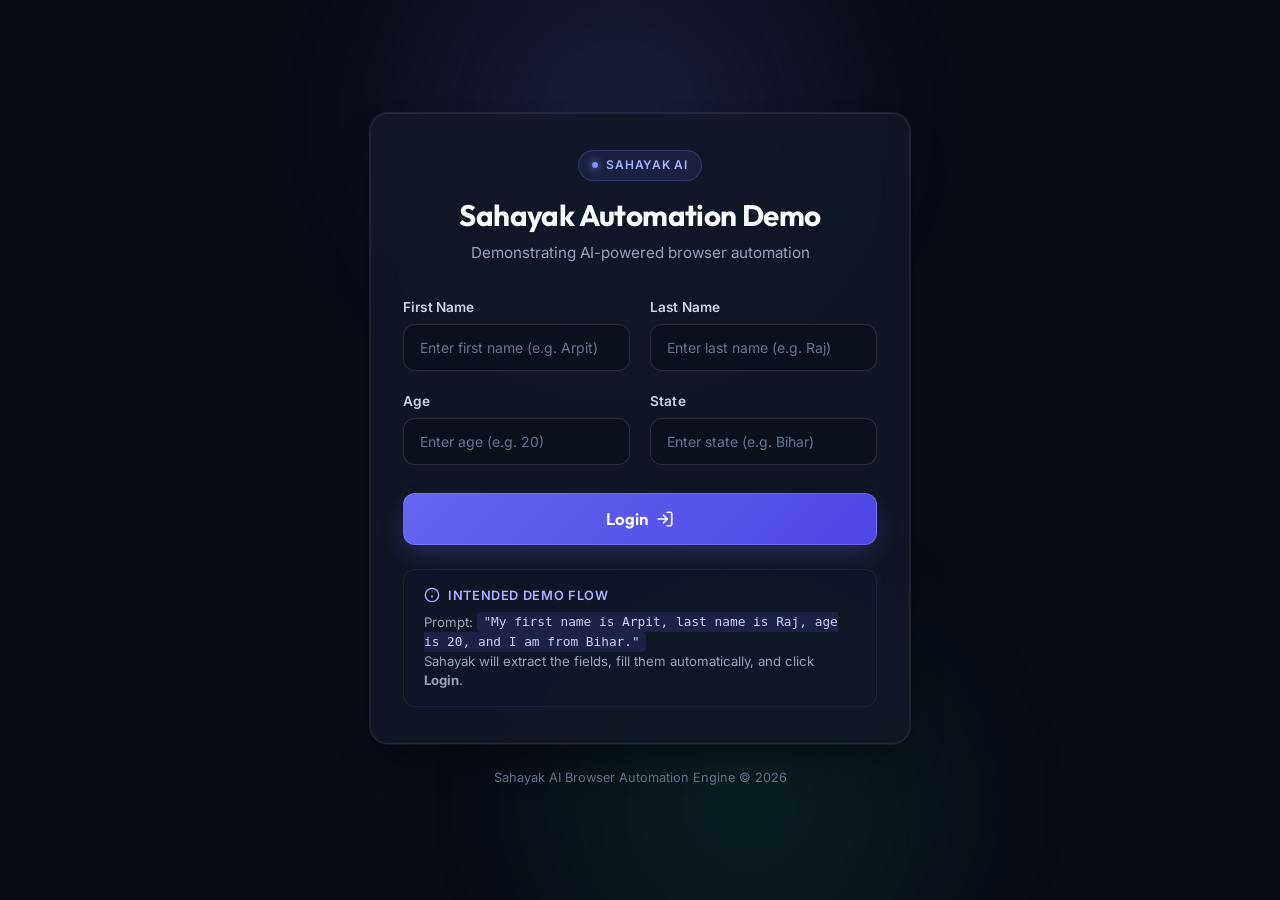
<file: demo/index.html>
<!DOCTYPE html>
<html lang="en">
<head>
  <meta charset="UTF-8">
  <meta name="viewport" content="width=device-width, initial-scale=1.0">
  <title>Sahayak Automation Demo</title>
  <meta name="description" content="A simple and clean demo website for showcasing Sahayak AI browser automation capabilities.">
  <link rel="stylesheet" href="style.css">
</head>
<body>
  <main class="app-container">
    <div class="card">
      <!-- Header -->
      <header class="header-section">
        <div class="brand-badge">
          <span class="pulse-dot"></span>
          <span>Sahayak AI</span>
        </div>
        <h1 class="main-title">Sahayak Automation Demo</h1>
        <p class="subtitle">Demonstrating AI-powered browser automation</p>
      </header>

      <!-- Registration / Login Form -->
      <form id="demo-form" action="success.html" method="GET" novalidate>
        <div class="form-grid">
          <!-- First Name -->
          <div class="form-group">
            <label for="first-name">First Name</label>
            <div class="input-wrapper">
              <input 
                type="text" 
                id="first-name" 
                name="firstName" 
                placeholder="Enter first name (e.g. Arpit)" 
                autocomplete="given-name" 
                required
              >
            </div>
            <span class="error-text" id="first-name-error">First name is required</span>
          </div>

          <!-- Last Name -->
          <div class="form-group">
            <label for="last-name">Last Name</label>
            <div class="input-wrapper">
              <input 
                type="text" 
                id="last-name" 
                name="lastName" 
                placeholder="Enter last name (e.g. Raj)" 
                autocomplete="family-name" 
                required
              >
            </div>
            <span class="error-text" id="last-name-error">Last name is required</span>
          </div>

          <!-- Age -->
          <div class="form-group">
            <label for="age">Age</label>
            <div class="input-wrapper">
              <input 
                type="number" 
                id="age" 
                name="age" 
                placeholder="Enter age (e.g. 20)" 
                min="1" 
                max="120" 
                autocomplete="off" 
                required
              >
            </div>
            <span class="error-text" id="age-error">Please enter a valid age</span>
          </div>

          <!-- State -->
          <div class="form-group">
            <label for="state">State</label>
            <div class="input-wrapper">
              <input 
                type="text" 
                id="state" 
                name="state" 
                placeholder="Enter state (e.g. Bihar)" 
                autocomplete="address-level1" 
                required
              >
            </div>
            <span class="error-text" id="state-error">State is required</span>
          </div>
        </div>

        <!-- Submit Button -->
        <div class="button-container">
          <button type="submit" id="login-button" class="btn-primary">
            <span>Login</span>
            <svg width="18" height="18" viewBox="0 0 24 24" fill="none" stroke="currentColor" stroke-width="2.2" stroke-linecap="round" stroke-linejoin="round">
              <path d="M15 3h4a2 2 0 0 1 2 2v14a2 2 0 0 1-2 2h-4"></path>
              <polyline points="10 17 15 12 10 7"></polyline>
              <line x1="15" y1="12" x2="3" y2="12"></line>
            </svg>
          </button>
        </div>
      </form>

      <!-- Live Automation Flow Guidance Helper -->
      <aside class="demo-info-card" aria-label="Demo instructions">
        <div class="demo-info-header">
          <svg width="16" height="16" viewBox="0 0 24 24" fill="none" stroke="currentColor" stroke-width="2">
            <circle cx="12" cy="12" r="10"></circle>
            <line x1="12" y1="16" x2="12" y2="12"></line>
            <line x1="12" y1="8" x2="12.01" y2="8"></line>
          </svg>
          <span>Intended Demo Flow</span>
        </div>
        <p class="demo-info-body">
          Prompt: <code>"My first name is Arpit, last name is Raj, age is 20, and I am from Bihar."</code>
          <br>
          Sahayak will extract the fields, fill them automatically, and click <strong>Login</strong>.
        </p>
      </aside>
    </div>

    <footer class="footer-text">
      Sahayak AI Browser Automation Engine &copy; 2026
    </footer>
  </main>

  <script src="script.js"></script>
</body>
</html>
</file>
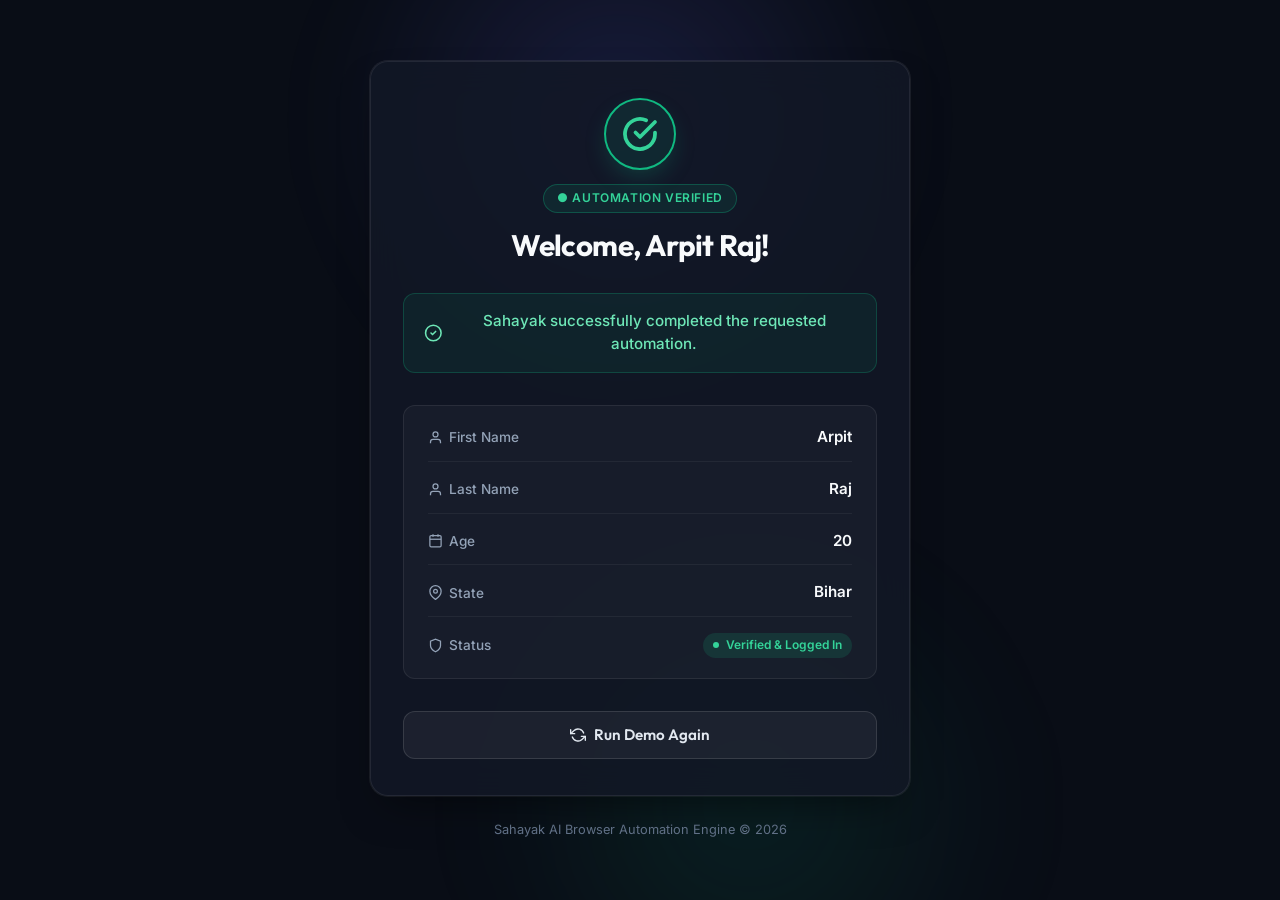
<file: demo/success.html>
<!DOCTYPE html>
<html lang="en">

<head>
  <meta charset="UTF-8">
  <meta name="viewport" content="width=device-width, initial-scale=1.0">
  <title>Sahayak Automation Success</title>
  <meta name="description" content="Success dashboard verifying completion of Sahayak AI browser automation.">
  <link rel="stylesheet" href="style.css">
</head>

<body>
  <main class="app-container" id="success-dashboard">
    <div class="card">
      <!-- Success Hero Banner -->
      <header class="success-hero">
        <div class="success-icon-wrapper" aria-hidden="true">
          <svg width="36" height="36" viewBox="0 0 24 24" fill="none" stroke="currentColor" stroke-width="2.5"
            stroke-linecap="round" stroke-linejoin="round">
            <path d="M22 11.08V12a10 10 0 1 1-5.93-9.14"></path>
            <polyline points="22 4 12 14.01 9 11.01"></polyline>
          </svg>
        </div>

        <div class="success-badge">
          <span>● Automation Verified</span>
        </div>

        <!-- Greeting -->
        <h1 class="main-title" id="welcome-heading">
          Welcome, <span id="display-full-name">Arpit Raj</span>!
        </h1>

        <!-- Core Success Message -->
        <div class="success-message-box" role="status" id="success-message-banner">
          <svg width="20" height="20" viewBox="0 0 24 24" fill="none" stroke="currentColor" stroke-width="2"
            stroke-linecap="round" stroke-linejoin="round">
            <circle cx="12" cy="12" r="10"></circle>
            <path d="M9 12l2 2 4-4"></path>
          </svg>
          <span id="success-message-text">Sahayak successfully completed the requested automation.</span>
        </div>
      </header>

      <!-- Extracted / Logged User Details -->
      <section class="details-card" aria-label="Automated profile summary">
        <div class="details-row">
          <span class="detail-label">
            <svg width="15" height="15" viewBox="0 0 24 24" fill="none" stroke="currentColor" stroke-width="2">
              <path d="M20 21v-2a4 4 0 0 0-4-4H8a4 4 0 0 0-4 4v2"></path>
              <circle cx="12" cy="7" r="4"></circle>
            </svg>
            First Name
          </span>
          <span class="detail-value" id="display-first-name">Arpit</span>
        </div>

        <div class="details-row">
          <span class="detail-label">
            <svg width="15" height="15" viewBox="0 0 24 24" fill="none" stroke="currentColor" stroke-width="2">
              <path d="M20 21v-2a4 4 0 0 0-4-4H8a4 4 0 0 0-4 4v2"></path>
              <circle cx="12" cy="7" r="4"></circle>
            </svg>
            Last Name
          </span>
          <span class="detail-value" id="display-last-name">Raj</span>
        </div>

        <div class="details-row">
          <span class="detail-label">
            <svg width="15" height="15" viewBox="0 0 24 24" fill="none" stroke="currentColor" stroke-width="2">
              <rect x="3" y="4" width="18" height="18" rx="2" ry="2"></rect>
              <line x1="16" y1="2" x2="16" y2="6"></line>
              <line x1="8" y1="2" x2="8" y2="6"></line>
              <line x1="3" y1="10" x2="21" y2="10"></line>
            </svg>
            Age
          </span>
          <span class="detail-value" id="display-age">20</span>
        </div>

        <div class="details-row">
          <span class="detail-label">
            <svg width="15" height="15" viewBox="0 0 24 24" fill="none" stroke="currentColor" stroke-width="2">
              <path d="M21 10c0 7-9 13-9 13s-9-6-9-13a9 9 0 0 1 18 0z"></path>
              <circle cx="12" cy="10" r="3"></circle>
            </svg>
            State
          </span>
          <span class="detail-value" id="display-state">Bihar</span>
        </div>

        <div class="details-row">
          <span class="detail-label">
            <svg width="15" height="15" viewBox="0 0 24 24" fill="none" stroke="currentColor" stroke-width="2">
              <path d="M12 22s8-4 8-10V5l-8-3-8 3v7c0 6 8 10 8 10z"></path>
            </svg>
            Status
          </span>
          <span class="status-pill">Verified &amp; Logged In</span>
        </div>
      </section>

      <!-- Action Button to re-test -->
      <div class="button-container">
        <button type="button" id="reset-button" class="btn-secondary">
          <svg width="16" height="16" viewBox="0 0 24 24" fill="none" stroke="currentColor" stroke-width="2"
            stroke-linecap="round" stroke-linejoin="round">
            <polyline points="1 4 1 10 7 10"></polyline>
            <polyline points="23 20 23 14 17 14"></polyline>
            <path d="M20.49 9A9 9 0 0 0 5.64 5.64L1 10m22 4l-4.64 4.36A9 9 0 0 1 3.51 15"></path>
          </svg>
          <span>Run Demo Again</span>
        </button>
      </div>
    </div>

    <footer class="footer-text">
      Sahayak AI Browser Automation Engine &copy; 2026
    </footer>
  </main>

  <script src="script.js"></script>
</body>

</html>
</file>
<file: demo/style.css>
/* ==========================================================================
   Sahayak AI - Browser Automation Demo Stylesheet
   ========================================================================== */

@import url('https://fonts.googleapis.com/css2?family=Outfit:wght@400;500;600;700;800&family=Inter:wght@400;500;600;700&display=swap');

:root {
  --font-heading: 'Outfit', -apple-system, BlinkMacSystemFont, 'Segoe UI', Roboto, sans-serif;
  --font-body: 'Inter', -apple-system, BlinkMacSystemFont, 'Segoe UI', Roboto, sans-serif;

  /* Color Palette */
  --bg-main: #090d16;
  --bg-card: rgba(18, 24, 38, 0.85);
  --bg-card-border: rgba(255, 255, 255, 0.08);
  --bg-card-inner: rgba(255, 255, 255, 0.03);
  --bg-input: rgba(11, 16, 28, 0.9);
  --border-input: rgba(255, 255, 255, 0.12);
  --border-input-focus: #6366f1;

  --text-primary: #f8fafc;
  --text-secondary: #94a3b8;
  --text-muted: #64748b;

  --primary-500: #6366f1;
  --primary-600: #4f46e5;
  --primary-700: #4338ca;
  --primary-glow: rgba(99, 102, 241, 0.35);

  --success-400: #34d399;
  --success-500: #10b981;
  --success-600: #059669;
  --success-glow: rgba(16, 185, 129, 0.25);
  --success-bg: rgba(16, 185, 129, 0.1);

  --error-400: #f87171;
  --error-bg: rgba(239, 68, 68, 0.1);
  --error-border: rgba(239, 68, 68, 0.3);

  --radius-sm: 8px;
  --radius-md: 12px;
  --radius-lg: 18px;
  --radius-full: 9999px;

  --shadow-card: 0 20px 40px -15px rgba(0, 0, 0, 0.5), 0 0 0 1px var(--bg-card-border);
  --shadow-btn: 0 10px 25px -5px var(--primary-glow);
  --shadow-success: 0 10px 25px -5px var(--success-glow);

  --transition-fast: 150ms ease;
  --transition-normal: 250ms cubic-bezier(0.4, 0, 0.2, 1);
}

/* Base Reset & Typography */
* {
  margin: 0;
  padding: 0;
  box-sizing: border-box;
}

body {
  font-family: var(--font-body);
  background-color: var(--bg-main);
  color: var(--text-primary);
  min-height: 100vh;
  display: flex;
  flex-direction: column;
  align-items: center;
  justify-content: center;
  padding: 2rem 1rem;
  line-height: 1.5;
  position: relative;
  overflow-x: hidden;
  -webkit-font-smoothing: antialiased;
}

/* Dynamic Ambient Glow Background */
body::before {
  content: '';
  position: fixed;
  top: -20%;
  left: 25%;
  width: 50vw;
  height: 50vw;
  max-width: 600px;
  max-height: 600px;
  background: radial-gradient(circle, rgba(99, 102, 241, 0.18) 0%, rgba(99, 102, 241, 0) 70%);
  border-radius: 50%;
  z-index: 0;
  pointer-events: none;
  filter: blur(40px);
}

body::after {
  content: '';
  position: fixed;
  bottom: -20%;
  right: 20%;
  width: 45vw;
  height: 45vw;
  max-width: 550px;
  max-height: 550px;
  background: radial-gradient(circle, rgba(16, 185, 129, 0.12) 0%, rgba(16, 185, 129, 0) 70%);
  border-radius: 50%;
  z-index: 0;
  pointer-events: none;
  filter: blur(50px);
}

/* App Container */
.app-container {
  width: 100%;
  max-width: 540px;
  position: relative;
  z-index: 1;
  display: flex;
  flex-direction: column;
  gap: 1.5rem;
}

/* Card Container */
.card {
  background: var(--bg-card);
  backdrop-filter: blur(16px);
  -webkit-backdrop-filter: blur(16px);
  border-radius: var(--radius-lg);
  border: 1px solid var(--bg-card-border);
  box-shadow: var(--shadow-card);
  padding: 2.25rem 2rem;
  transition: transform var(--transition-normal), box-shadow var(--transition-normal);
  animation: fadeIn 0.4s ease-out;
}

@keyframes fadeIn {
  from {
    opacity: 0;
    transform: translateY(12px);
  }
  to {
    opacity: 1;
    transform: translateY(0);
  }
}

/* Header Section */
.header-section {
  text-align: center;
  margin-bottom: 2rem;
}

.brand-badge {
  display: inline-flex;
  align-items: center;
  gap: 0.5rem;
  padding: 0.35rem 0.85rem;
  background: rgba(99, 102, 241, 0.12);
  border: 1px solid rgba(99, 102, 241, 0.3);
  border-radius: var(--radius-full);
  font-size: 0.75rem;
  font-weight: 600;
  text-transform: uppercase;
  letter-spacing: 0.06em;
  color: #a5b4fc;
  margin-bottom: 1rem;
}

.brand-badge .pulse-dot {
  width: 6px;
  height: 6px;
  background-color: #818cf8;
  border-radius: 50%;
  box-shadow: 0 0 8px #818cf8;
  animation: pulse 2s infinite;
}

@keyframes pulse {
  0%, 100% { opacity: 1; transform: scale(1); }
  50% { opacity: 0.4; transform: scale(0.85); }
}

.main-title {
  font-family: var(--font-heading);
  font-size: 1.85rem;
  font-weight: 700;
  color: var(--text-primary);
  line-height: 1.25;
  letter-spacing: -0.02em;
  margin-bottom: 0.5rem;
}

.main-title span {
  background: linear-gradient(135deg, #a5b4fc 0%, #6366f1 100%);
  -webkit-background-clip: text;
  -webkit-text-fill-color: transparent;
}

.subtitle {
  font-size: 0.95rem;
  color: var(--text-secondary);
  font-weight: 400;
}

/* Form Styles */
.form-grid {
  display: grid;
  grid-template-columns: 1fr 1fr;
  gap: 1.25rem;
}

.form-group {
  display: flex;
  flex-direction: column;
  gap: 0.45rem;
}

.form-group.col-full {
  grid-column: span 2;
}

label {
  font-size: 0.85rem;
  font-weight: 600;
  color: #cbd5e1;
  letter-spacing: 0.01em;
  display: flex;
  align-items: center;
  justify-content: space-between;
}

.input-wrapper {
  position: relative;
  display: flex;
  align-items: center;
}

input[type="text"],
input[type="number"],
input[type="email"],
select {
  width: 100%;
  background: var(--bg-input);
  border: 1px solid var(--border-input);
  border-radius: var(--radius-md);
  padding: 0.8rem 1rem;
  color: var(--text-primary);
  font-family: var(--font-body);
  font-size: 0.95rem;
  outline: none;
  transition: all var(--transition-fast);
}

input::placeholder {
  color: var(--text-muted);
  font-size: 0.875rem;
}

input:hover,
select:hover {
  border-color: rgba(255, 255, 255, 0.25);
}

input:focus,
select:focus {
  border-color: var(--border-input-focus);
  background: rgba(14, 20, 36, 0.98);
  box-shadow: 0 0 0 3px var(--primary-glow);
}

/* Validation Error Styles */
.form-group.has-error input {
  border-color: var(--error-400);
  background: var(--error-bg);
}

.form-group.has-error input:focus {
  box-shadow: 0 0 0 3px rgba(239, 68, 68, 0.25);
}

.error-text {
  font-size: 0.75rem;
  color: var(--error-400);
  margin-top: 0.2rem;
  display: none;
}

.form-group.has-error .error-text {
  display: block;
  animation: fadeIn 0.2s ease-out;
}

/* Submit & Action Buttons */
.button-container {
  margin-top: 1.75rem;
}

.btn-primary {
  width: 100%;
  background: linear-gradient(135deg, var(--primary-500) 0%, var(--primary-600) 100%);
  color: #ffffff;
  border: 1px solid rgba(255, 255, 255, 0.15);
  border-radius: var(--radius-md);
  padding: 0.9rem 1.5rem;
  font-family: var(--font-heading);
  font-size: 1.05rem;
  font-weight: 600;
  cursor: pointer;
  box-shadow: var(--shadow-btn);
  display: inline-flex;
  align-items: center;
  justify-content: center;
  gap: 0.5rem;
  transition: all var(--transition-normal);
}

.btn-primary:hover {
  transform: translateY(-2px);
  box-shadow: 0 14px 28px -5px rgba(99, 102, 241, 0.45);
  background: linear-gradient(135deg, #7073ff 0%, #5a51ee 100%);
}

.btn-primary:active {
  transform: translateY(0);
}

.btn-secondary {
  width: 100%;
  background: rgba(255, 255, 255, 0.05);
  color: #e2e8f0;
  border: 1px solid rgba(255, 255, 255, 0.12);
  border-radius: var(--radius-md);
  padding: 0.85rem 1.5rem;
  font-family: var(--font-heading);
  font-size: 0.95rem;
  font-weight: 600;
  cursor: pointer;
  display: inline-flex;
  align-items: center;
  justify-content: center;
  gap: 0.5rem;
  text-decoration: none;
  transition: all var(--transition-fast);
}

.btn-secondary:hover {
  background: rgba(255, 255, 255, 0.1);
  border-color: rgba(255, 255, 255, 0.22);
  color: #ffffff;
  transform: translateY(-1px);
}

/* Demo Flow Helper Callout */
.demo-info-card {
  background: rgba(15, 23, 42, 0.6);
  border: 1px solid rgba(255, 255, 255, 0.06);
  border-radius: var(--radius-md);
  padding: 1rem 1.25rem;
  margin-top: 1.5rem;
  display: flex;
  flex-direction: column;
  gap: 0.5rem;
}

.demo-info-header {
  display: flex;
  align-items: center;
  gap: 0.5rem;
  font-size: 0.8rem;
  font-weight: 600;
  color: #a5b4fc;
  text-transform: uppercase;
  letter-spacing: 0.05em;
}

.demo-info-body {
  font-size: 0.825rem;
  color: var(--text-secondary);
  line-height: 1.45;
}

.demo-info-body code {
  background: rgba(99, 102, 241, 0.15);
  padding: 0.15rem 0.4rem;
  border-radius: 4px;
  font-family: monospace;
  color: #c7d2fe;
  font-size: 0.8rem;
}

/* ==========================================================================
   Page 2 - Success Dashboard Styles
   ========================================================================== */

.success-hero {
  text-align: center;
  display: flex;
  flex-direction: column;
  align-items: center;
  gap: 0.85rem;
  margin-bottom: 2rem;
}

.success-icon-wrapper {
  width: 72px;
  height: 72px;
  background: var(--success-bg);
  border: 2px solid var(--success-500);
  border-radius: 50%;
  display: flex;
  align-items: center;
  justify-content: center;
  color: var(--success-400);
  box-shadow: var(--shadow-success);
  animation: scaleIn 0.5s cubic-bezier(0.175, 0.885, 0.32, 1.275);
}

@keyframes scaleIn {
  0% { transform: scale(0); opacity: 0; }
  100% { transform: scale(1); opacity: 1; }
}

.success-badge {
  display: inline-flex;
  align-items: center;
  gap: 0.4rem;
  padding: 0.3rem 0.8rem;
  background: var(--success-bg);
  border: 1px solid rgba(16, 185, 129, 0.3);
  border-radius: var(--radius-full);
  font-size: 0.75rem;
  font-weight: 600;
  text-transform: uppercase;
  letter-spacing: 0.05em;
  color: var(--success-400);
}

.success-message-box {
  background: rgba(16, 185, 129, 0.08);
  border: 1px solid rgba(16, 185, 129, 0.25);
  border-radius: var(--radius-md);
  padding: 1rem 1.25rem;
  color: #6ee7b7;
  font-size: 0.95rem;
  font-weight: 500;
  text-align: center;
  width: 100%;
  margin-top: 0.5rem;
  display: flex;
  align-items: center;
  justify-content: center;
  gap: 0.6rem;
}

/* User Data Details Grid */
.details-card {
  background: var(--bg-card-inner);
  border: 1px solid var(--bg-card-border);
  border-radius: var(--radius-md);
  padding: 1.25rem 1.5rem;
  display: flex;
  flex-direction: column;
  gap: 1rem;
  margin-bottom: 2rem;
}

.details-row {
  display: flex;
  align-items: center;
  justify-content: space-between;
  padding-bottom: 0.75rem;
  border-bottom: 1px solid rgba(255, 255, 255, 0.05);
}

.details-row:last-child {
  padding-bottom: 0;
  border-bottom: none;
}

.detail-label {
  font-size: 0.85rem;
  color: var(--text-secondary);
  font-weight: 500;
  display: flex;
  align-items: center;
  gap: 0.4rem;
}

.detail-value {
  font-size: 0.95rem;
  font-weight: 600;
  color: var(--text-primary);
}

.status-pill {
  display: inline-flex;
  align-items: center;
  gap: 0.4rem;
  padding: 0.2rem 0.65rem;
  background: rgba(16, 185, 129, 0.15);
  color: #34d399;
  border-radius: var(--radius-full);
  font-size: 0.75rem;
  font-weight: 600;
}

.status-pill::before {
  content: '';
  width: 6px;
  height: 6px;
  background: #34d399;
  border-radius: 50%;
}

/* Footer */
.footer-text {
  text-align: center;
  font-size: 0.8rem;
  color: var(--text-muted);
}

/* Responsive adjustments */
@media (max-width: 480px) {
  .card {
    padding: 1.75rem 1.25rem;
  }
  
  .form-grid {
    grid-template-columns: 1fr;
    gap: 1rem;
  }
  
  .form-group.col-full {
    grid-column: span 1;
  }
  
  .main-title {
    font-size: 1.5rem;
  }
}
</file>
